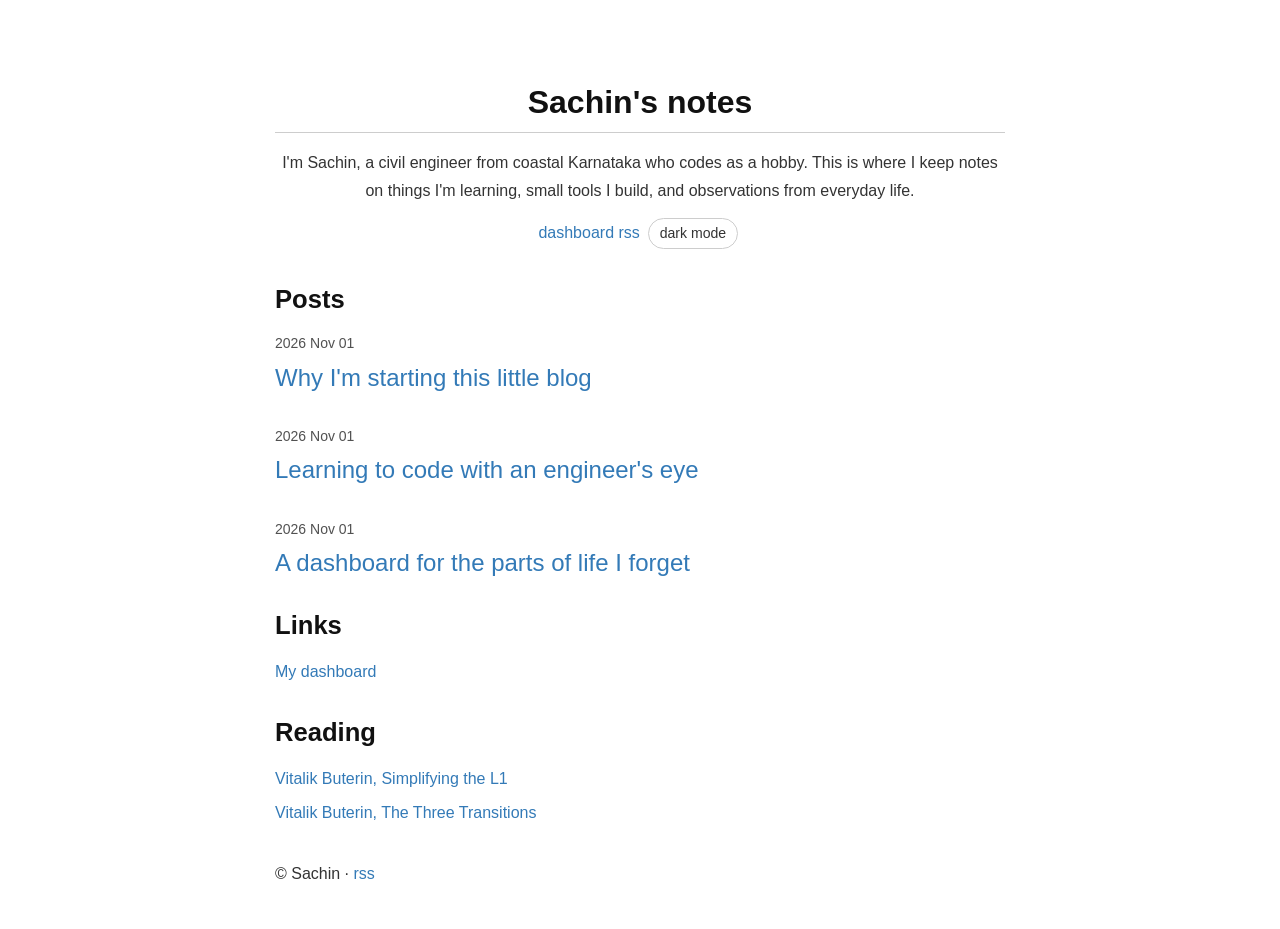
<file: index.html>
<!doctype html>
<html lang="en">
<head>
  <meta charset="utf-8">
  <meta name="viewport" content="width=device-width, initial-scale=1">
  <meta name="description" content="Notes from Sachin, a civil engineer from coastal Karnataka who likes to code.">
  <title>Sachin's notes</title>
  <link rel="alternate" type="application/rss+xml" title="Sachin's notes RSS feed" href="https://0warlord0.github.io/feed.xml">
  <link rel="stylesheet" href="style.css">
</head>
<body>
  <main class="page">
    <header class="site-header">
      <h1><a href="index.html">Sachin's notes</a></h1>
      <p class="about">I'm Sachin, a civil engineer from coastal Karnataka who codes as a hobby. This is where I keep notes on things I'm learning, small tools I build, and observations from everyday life.</p>
      <nav class="site-nav" aria-label="Main navigation"><a href="/dashboard/">dashboard</a> <a href="/feed.xml">rss</a> <button class="theme-toggle" type="button" data-theme-toggle>dark mode</button></nav>
    </header>

    <section aria-labelledby="posts-heading">
      <h2 id="posts-heading">Posts</h2>
      <ul class="post-list">
        <li>
          <time datetime="2026-11-01">2026 Nov 01</time>
          <a href="posts/a-small-introduction.html">Why I'm starting this little blog</a>
        </li>
        <li>
          <time datetime="2026-11-01">2026 Nov 01</time>
          <a href="posts/civil-engineering-and-ai.html">Learning to code with an engineer's eye</a>
        </li>
        <li>
          <time datetime="2026-11-01">2026 Nov 01</time>
          <a href="posts/a-life-dashboard.html">A dashboard for the parts of life I forget</a>
        </li>
      </ul>
    </section>

    <section aria-labelledby="links-heading">
      <h2 id="links-heading">Links</h2>
      <ul class="link-list">
        <li><a href="/dashboard/">My dashboard</a></li>
      </ul>
    </section>

    <section aria-labelledby="reading-heading">
      <h2 id="reading-heading">Reading</h2>
      <ul class="link-list">
        <li><a href="https://vitalik.eth.limo/general/2025/05/03/simplel1.html">Vitalik Buterin, Simplifying the L1</a></li>
        <li><a href="https://vitalik.eth.limo/general/2023/06/09/three_transitions.html">Vitalik Buterin, The Three Transitions</a></li>
      </ul>
    </section>

    <footer><p>© Sachin · <a href="/feed.xml">rss</a></p></footer>
  </main>
  <script src="theme.js"></script>
</body>
</html>
</file>
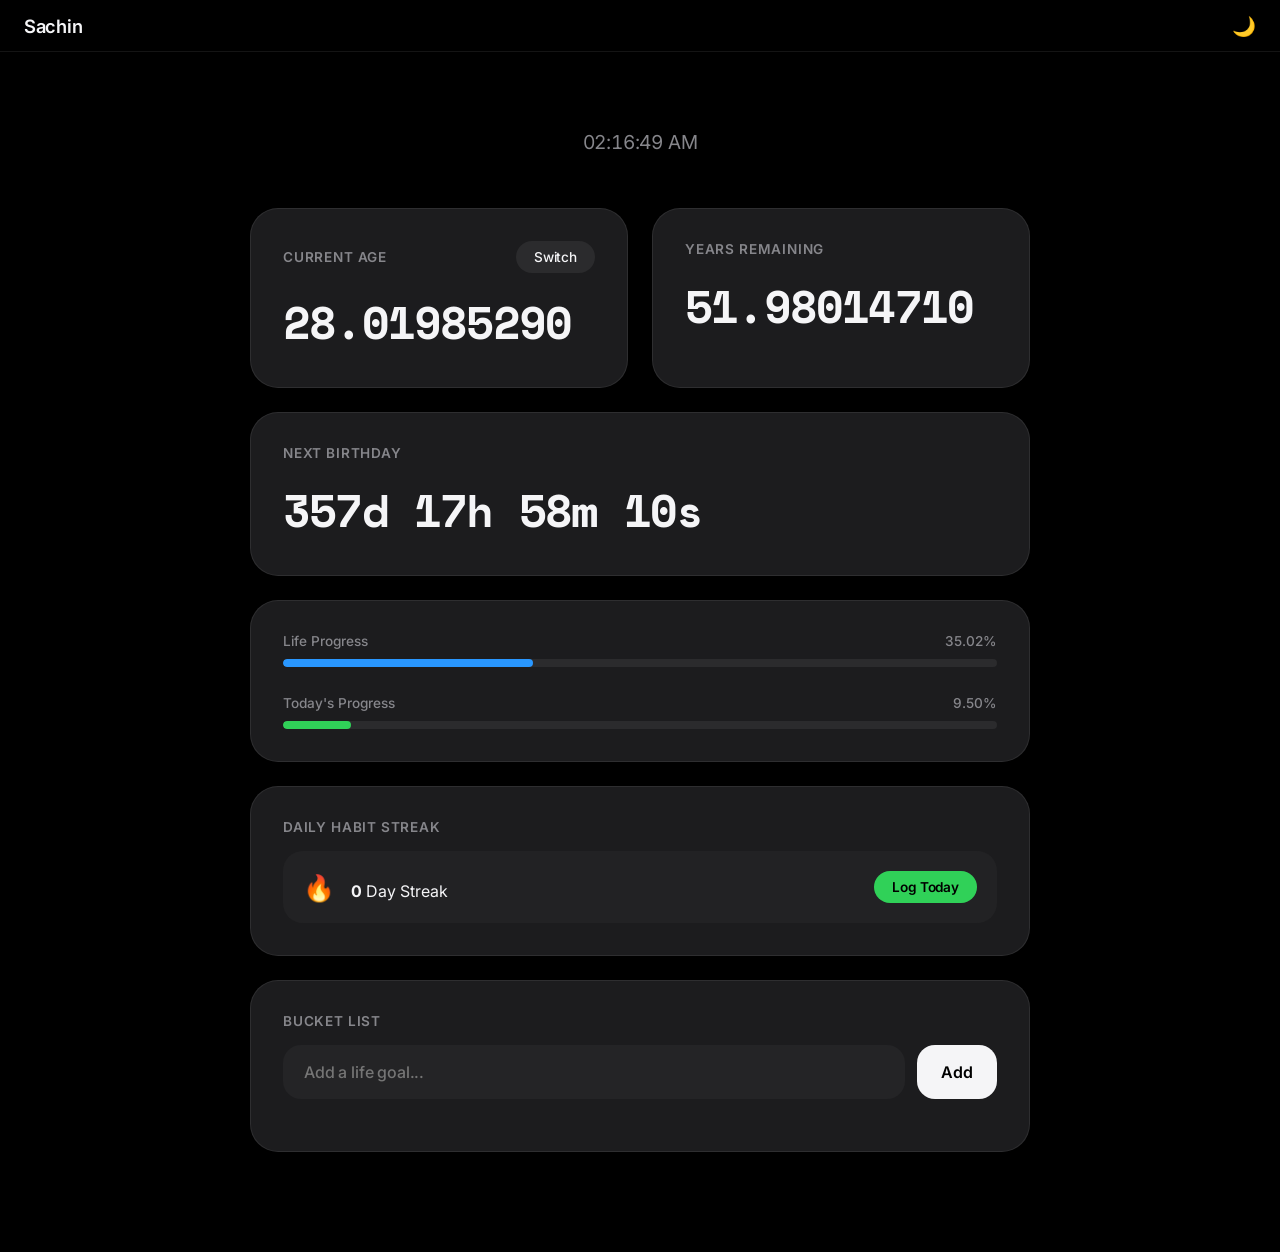
<file: dashboard/index.html>
<!DOCTYPE html>
<html lang="en">
<head>
    <meta charset="UTF-8">
    <meta name="viewport" content="width=device-width, initial-scale=1.0">
    <title>Dashboard</title>
    <style>
        /* Apple uses San Francisco, we use Inter for a nearly identical premium feel */
        @import url('https://fonts.googleapis.com/css2?family=Inter:wght@300;400;500;600;700;800&family=Space+Mono&display=swap');

        * {
            margin: 0;
            padding: 0;
            box-sizing: border-box;
            font-family: 'Inter', -apple-system, BlinkMacSystemFont, sans-serif;
            -webkit-font-smoothing: antialiased;
        }

        :root {
            /* Apple's exact Dark Mode Colors */
            --bg-main: #000000;
            --bg-card: #1c1c1e;
            --bg-card-hover: #2c2c2e;
            --text-main: #f5f5f7;
            --text-muted: #86868b;
            --accent: #2997ff;
            --success: #30d158;
            --danger: #ff453a;
            --border: rgba(255, 255, 255, 0.08);
        }

        body.light-mode {
            --bg-main: #fbfbfd;
            --bg-card: #ffffff;
            --bg-card-hover: #f5f5f7;
            --text-main: #1d1d1f;
            --text-muted: #86868b;
            --accent: #0071e3;
            --border: rgba(0, 0, 0, 0.08);
        }

        body {
            background-color: var(--bg-main);
            color: var(--text-main);
            min-height: 100vh;
            display: flex;
            flex-direction: column;
            align-items: center;
            justify-content: flex-start;
            overflow-x: hidden;
            transition: background-color 0.6s cubic-bezier(0.16, 1, 0.3, 1), color 0.6s cubic-bezier(0.16, 1, 0.3, 1);
        }

        /* Apple Blurred Header */
        .header {
            position: fixed;
            top: 0;
            width: 100%;
            height: 52px;
            display: flex;
            justify-content: space-between;
            align-items: center;
            padding: 0 24px;
            background: rgba(0, 0, 0, 0.72);
            backdrop-filter: saturate(180%) blur(20px);
            -webkit-backdrop-filter: saturate(180%) blur(20px);
            z-index: 100;
            border-bottom: 1px solid var(--border);
            transition: background 0.4s ease;
        }

        body.light-mode .header { background: rgba(251, 251, 253, 0.72); }

        .header-title {
            font-weight: 600;
            font-size: 1.15rem;
            letter-spacing: -0.015em;
        }

        .theme-toggle {
            background: none;
            border: none;
            color: var(--text-main);
            font-size: 1.2rem;
            cursor: pointer;
            transition: transform 0.4s cubic-bezier(0.16, 1, 0.3, 1);
        }

        .theme-toggle:hover { transform: scale(1.1) rotate(15deg); }

        /* Premium Spacing */
        .container {
            width: 100%;
            max-width: 820px;
            padding: 130px 20px 100px 20px;
            display: flex;
            flex-direction: column;
            gap: 24px;
        }

        /* Hero Section with Apple Gradient */
        .hero {
            text-align: center;
            margin-bottom: 30px;
            opacity: 0;
            transform: translateY(20px);
            animation: fadeUp 1s cubic-bezier(0.16, 1, 0.3, 1) forwards;
        }

        @keyframes fadeUp {
            to { opacity: 1; transform: translateY(0); }
        }

        .hero h1 {
            font-size: clamp(2.8rem, 7vw, 4.2rem);
            font-weight: 800;
            letter-spacing: -0.045em;
            line-height: 1.05;
            background: linear-gradient(180deg, var(--text-main) 20%, var(--text-muted) 100%);
            -webkit-background-clip: text;
            -webkit-text-fill-color: transparent;
            margin-bottom: 12px;
        }

        .hero p {
            font-size: 1.2rem;
            font-weight: 400;
            letter-spacing: -0.01em;
            color: var(--text-muted);
            font-variant-numeric: tabular-nums;
        }

        /* Premium Cards (Spring Animations) */
        .card {
            background: var(--bg-card);
            border-radius: 28px;
            padding: 32px;
            border: 1px solid var(--border);
            transition: all 0.5s cubic-bezier(0.16, 1, 0.3, 1);
            /* Instant visibility */
            opacity: 1;
            transform: translateY(0);
            box-shadow: 0 4px 20px rgba(0,0,0,0.02);
        }

        /* Apple Hover Effect (Scales up slightly and deepens shadow) */
        .card:hover {
            background: var(--bg-card-hover);
            transform: scale(1.015) translateY(-4px);
            box-shadow: 0 12px 30px rgba(0,0,0,0.15);
        }

        body.light-mode .card:hover {
            box-shadow: 0 12px 30px rgba(0,0,0,0.06);
        }

        .card-header {
            display: flex;
            justify-content: space-between;
            align-items: center;
            margin-bottom: 16px;
        }

        .card-title {
            font-size: 0.85rem;
            font-weight: 600;
            text-transform: uppercase;
            letter-spacing: 0.06em;
            color: var(--text-muted);
        }

        /* Massive Apple-Style Numbers */
        .mono-value {
            font-family: 'Space Mono', monospace;
            font-size: clamp(1.8rem, 5vw, 2.8rem);
            font-weight: 700;
            letter-spacing: -0.04em;
            color: var(--text-main);
        }

        .grid-2 { display: grid; grid-template-columns: 1fr 1fr; gap: 24px; }
        @media (max-width: 600px) { .grid-2 { grid-template-columns: 1fr; } }

        /* Premium Pill Buttons */
        .btn {
            background: rgba(128, 128, 128, 0.15);
            color: var(--text-main);
            border: none;
            padding: 8px 18px;
            border-radius: 30px;
            font-size: 0.85rem;
            font-weight: 500;
            letter-spacing: -0.01em;
            cursor: pointer;
            transition: all 0.3s cubic-bezier(0.16, 1, 0.3, 1);
        }

        .btn:hover {
            background: rgba(128, 128, 128, 0.25);
            transform: scale(1.05);
        }

        .btn:active {
            transform: scale(0.95); /* Haptic click feel */
        }

        /* Progress Bars */
        .progress-wrapper { margin-top: 15px; }
        .progress-labels {
            display: flex;
            justify-content: space-between;
            font-size: 0.85rem;
            font-weight: 500;
            color: var(--text-muted);
            margin-bottom: 10px;
        }

        .progress-bg {
            width: 100%; height: 8px;
            background: rgba(128, 128, 128, 0.15);
            border-radius: 10px; overflow: hidden;
        }

        .progress-fill {
            height: 100%; width: 0%;
            background: var(--text-main);
            border-radius: 10px;
            transition: width 1.2s cubic-bezier(0.16, 1, 0.3, 1);
        }
        .progress-fill.blue { background: var(--accent); }
        .progress-fill.green { background: var(--success); }

        /* Habit Tracker */
        .habit-box {
            display: flex; justify-content: space-between; align-items: center;
            background: rgba(128, 128, 128, 0.06); padding: 20px; border-radius: 20px; margin-top: 12px;
        }
        .streak-flame { font-size: 1.6rem; margin-right: 12px; }

        /* Input Row */
        .input-row { display: flex; gap: 12px; margin-top: 12px; }
        .input-row input {
            flex: 1; min-width: 0;
            background: rgba(128, 128, 128, 0.08);
            border: 1px solid transparent;
            padding: 16px 20px;
            border-radius: 18px;
            color: var(--text-main);
            font-size: 1rem; font-weight: 500;
            letter-spacing: -0.01em;
            outline: none; transition: all 0.3s cubic-bezier(0.16, 1, 0.3, 1);
        }
        .input-row input:focus {
            border-color: var(--accent);
            background: transparent;
            box-shadow: 0 0 0 4px rgba(41, 151, 255, 0.15); /* Apple Focus Ring */
        }
        .input-row button {
            background: var(--text-main); color: var(--bg-main);
            border: none; padding: 0 24px; border-radius: 18px;
            font-size: 1rem; font-weight: 600; cursor: pointer;
            flex-shrink: 0; transition: all 0.3s cubic-bezier(0.16, 1, 0.3, 1);
        }
        .input-row button:hover { opacity: 0.9; transform: scale(1.02); }
        .input-row button:active { transform: scale(0.98); }

        /* Task List */
        #bucket-list { list-style: none; margin-top: 20px; display: flex; flex-direction: column; gap: 12px; }
        #bucket-list li {
            display: flex; justify-content: space-between; align-items: center;
            padding: 16px 20px; background: rgba(128, 128, 128, 0.04);
            border-radius: 18px; animation: slideUp 0.5s cubic-bezier(0.16, 1, 0.3, 1) forwards;
        }
        @keyframes slideUp { from { opacity: 0; transform: translateY(15px); } to { opacity: 1; transform: translateY(0); } }
        #bucket-list li.completed span { text-decoration: line-through; color: var(--text-muted); }
        .task-actions button {
            background: none; border: none; cursor: pointer; font-size: 1.2rem;
            transition: transform 0.2s cubic-bezier(0.16, 1, 0.3, 1);
        }
        .task-actions button:hover { transform: scale(1.2); }
        .btn-complete { color: var(--success); }
        .btn-delete { color: var(--danger); }

    </style>
</head>
<body>

    <div class="header">
        <div class="header-title">Sachin</div>
        <button class="theme-toggle" id="theme-btn" onclick="toggleTheme()">🌙</button>
    </div>

    <div class="container">
        <div class="hero">
            <p id="live-clock">Loading...</p>
        </div>

        <div class="grid-2">
            <div class="card">
                <div class="card-header">
                    <div class="card-title">Current Age</div>
                    <button class="btn" onclick="toggleAgeFormat()">Switch</button>
                </div>
                <div class="mono-value" id="age-display">0</div>
            </div>
            <div class="card">
                <div class="card-header">
                    <div class="card-title">Years Remaining</div>
                </div>
                <div class="mono-value" id="remaining-display">0</div>
            </div>
        </div>

        <div class="card">
            <div class="card-header">
                <div class="card-title">Next Birthday</div>
            </div>
            <div class="mono-value" id="birthday-countdown">Calculating...</div>
        </div>

        <div class="card">
            <div class="progress-wrapper" style="margin-top: 0;">
                <div class="progress-labels">
                    <span>Life Progress</span>
                    <span id="life-percent">0%</span>
                </div>
                <div class="progress-bg">
                    <div class="progress-fill blue" id="life-progress-fill"></div>
                </div>
            </div>

            <div class="progress-wrapper" style="margin-top: 28px;">
                <div class="progress-labels">
                    <span>Today's Progress</span>
                    <span id="day-percent">0%</span>
                </div>
                <div class="progress-bg">
                    <div class="progress-fill green" id="day-progress-fill"></div>
                </div>
            </div>
        </div>

        <div class="card">
            <div class="card-header">
                <div class="card-title">Daily Habit Streak</div>
            </div>
            <div class="habit-box">
                <div>
                    <span class="streak-flame">🔥</span>
                    <strong id="streak-count">0</strong> Day Streak
                </div>
                <button class="btn" style="background: var(--success); color: #000; font-weight: 600;" onclick="logHabit()">Log Today</button>
            </div>
        </div>

        <div class="card">
            <div class="card-header">
                <div class="card-title">Bucket List</div>
            </div>
            <div class="input-row">
                <input type="text" id="task-input" placeholder="Add a life goal..." maxlength="40">
                <button onclick="addTask()">Add</button>
            </div>
            <ul id="bucket-list"></ul>
        </div>

    </div>

    <script>
        const birthDate = new Date(1998, 10, 27, 20, 15, 0);
        const expectedLifespanYears = 80;
        let showSeconds = false;

        function toggleAgeFormat() {
            showSeconds = !showSeconds;
            updateDashboard();
        }

        function updateDashboard() {
            const now = new Date();

            // CLOCK
            document.getElementById('live-clock').innerText = now.toLocaleTimeString([], { hour: '2-digit', minute: '2-digit', second: '2-digit' });

            // AGE CALCULATIONS
            const msSinceBirth = now - birthDate;
            const yearsSinceBirth = msSinceBirth / (1000 * 60 * 60 * 24 * 365.25);
            const yearsRemaining = expectedLifespanYears - yearsSinceBirth;
            const secondsLived = Math.floor(msSinceBirth / 1000);

            if (showSeconds) {
                document.getElementById('age-display').innerText = secondsLived.toLocaleString();
            } else {
                document.getElementById('age-display').innerText = yearsSinceBirth.toFixed(8);
            }

            document.getElementById('remaining-display').innerText = yearsRemaining.toFixed(8);

            // PROGRESS BARS
            const lifePercent = (yearsSinceBirth / expectedLifespanYears) * 100;
            document.getElementById('life-progress-fill').style.width = lifePercent + "%";
            document.getElementById('life-percent').innerText = lifePercent.toFixed(2) + "%";

            const startOfDay = new Date(now.getFullYear(), now.getMonth(), now.getDate());
            const endOfDay = new Date(startOfDay.getTime() + 24 * 60 * 60 * 1000);
            const dayPercent = ((now - startOfDay) / (endOfDay - startOfDay)) * 100;
            document.getElementById('day-progress-fill').style.width = dayPercent + "%";
            document.getElementById('day-percent').innerText = dayPercent.toFixed(2) + "%";

            // BIRTHDAY
            let nextBirthday = new Date(now.getFullYear(), 10, 27, 20, 15, 0);
            if (now > nextBirthday) nextBirthday.setFullYear(now.getFullYear() + 1);
            const diff = nextBirthday - now;
            const days = Math.floor(diff / (1000 * 60 * 60 * 24));
            const hours = Math.floor((diff / (1000 * 60 * 60)) % 24);
            const mins = Math.floor((diff / (1000 * 60)) % 60);
            const secs = Math.floor((diff / 1000) % 60);
            document.getElementById('birthday-countdown').innerText = `${days}d ${hours}h ${mins}m ${secs}s`;
        }

        // BUCKET LIST LOGIC
        const taskInput = document.getElementById('task-input');
        const bucketList = document.getElementById('bucket-list');
        let tasks = JSON.parse(localStorage.getItem('sachinTasks')) || [];

        function saveTasks() {
            localStorage.setItem('sachinTasks', JSON.stringify(tasks));
            renderTasks();
        }

        function addTask() {
            const text = taskInput.value.trim();
            if (text === '') return;
            tasks.push({ id: Date.now(), text: text, completed: false });
            taskInput.value = '';
            saveTasks();
        }

        function toggleTask(id) {
            tasks = tasks.map(task => task.id === id ? { ...task, completed: !task.completed } : task);
            saveTasks();
        }

        function deleteTask(id) {
            tasks = tasks.filter(task => task.id !== id);
            saveTasks();
        }

        function renderTasks() {
            bucketList.innerHTML = '';
            tasks.forEach(task => {
                const li = document.createElement('li');
                if (task.completed) li.classList.add('completed');
                li.innerHTML = `
                    <span style="font-weight: 500;">${task.text}</span>
                    <div class="task-actions">
                        <button class="btn-complete" onclick="toggleTask(${task.id})">✔</button>
                        <button class="btn-delete" onclick="deleteTask(${task.id})">✖</button>
                    </div>
                `;
                bucketList.appendChild(li);
            });
        }
        taskInput.addEventListener('keypress', e => { if (e.key === 'Enter') addTask(); });

        // HABIT TRACKER
        let streakData = JSON.parse(localStorage.getItem('sachinHabit')) || { streak: 0, lastDate: null };

        function updateStreakUI() {
            document.getElementById('streak-count').innerText = streakData.streak;
        }

        function logHabit() {
            const today = new Date().toDateString();
            if (streakData.lastDate === today) {
                alert("You already logged your habit for today! Come back tomorrow.");
                return;
            }

            const yesterday = new Date();
            yesterday.setDate(yesterday.getDate() - 1);

            if (streakData.lastDate === yesterday.toDateString()) {
                streakData.streak++;
            } else {
                streakData.streak = 1;
            }

            streakData.lastDate = today;
            localStorage.setItem('sachinHabit', JSON.stringify(streakData));
            updateStreakUI();
        }

        function toggleTheme() {
            document.body.classList.toggle('light-mode');
            document.getElementById('theme-btn').innerText = document.body.classList.contains('light-mode') ? '☀️' : '🌙';
        }

        renderTasks();
        updateStreakUI();
        updateDashboard();
        setInterval(updateDashboard, 1000);
    </script>
</body>
</html>
</file>
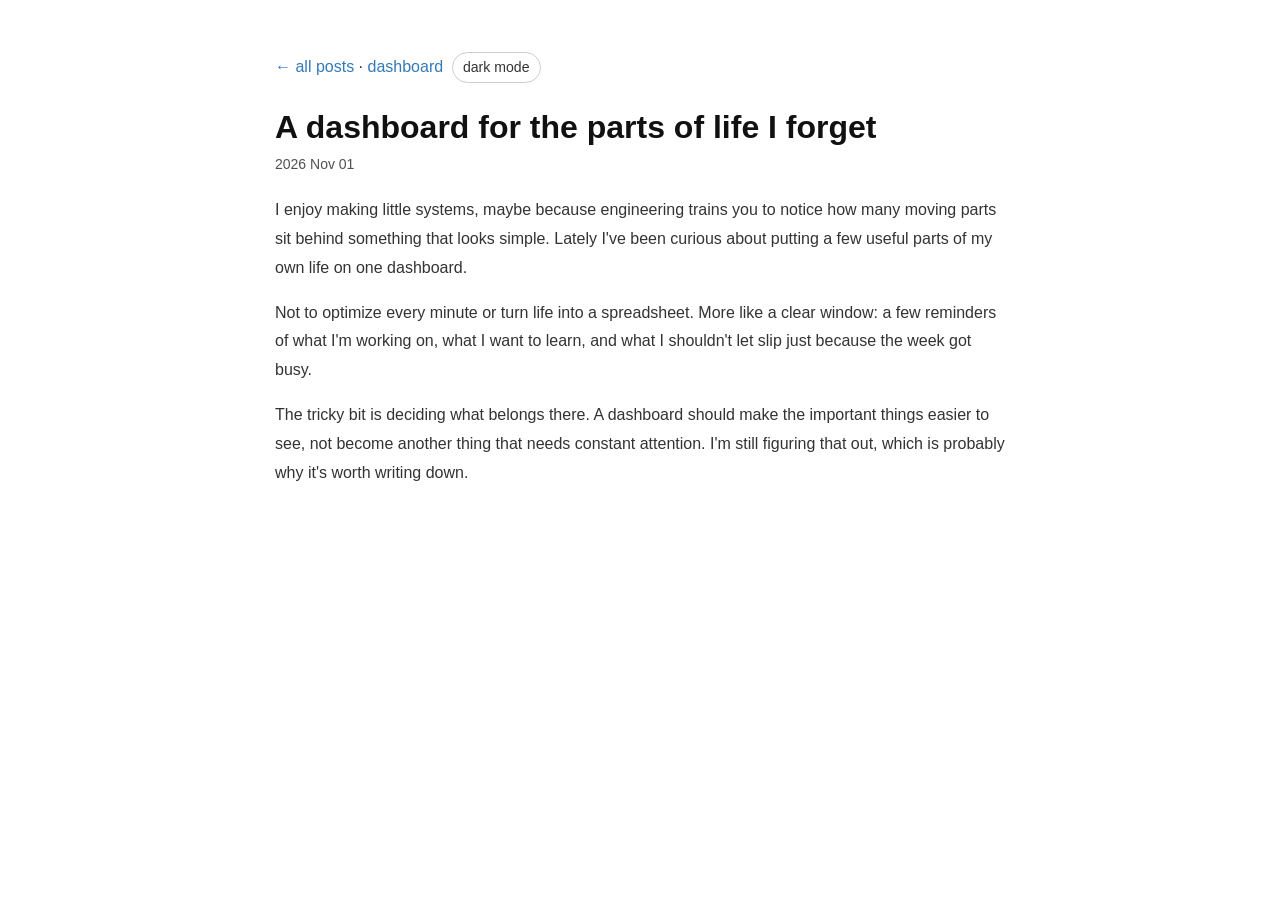
<file: posts/a-life-dashboard.html>
<!doctype html>
<html lang="en">
<head>
  <meta charset="utf-8">
  <meta name="viewport" content="width=device-width, initial-scale=1">
  <title>A dashboard for the parts of life I forget | Sachin's notes</title>
  <link rel="alternate" type="application/rss+xml" title="Sachin's notes RSS feed" href="https://0warlord0.github.io/feed.xml">
  <link rel="stylesheet" href="../style.css">
</head>
<body>
  <main class="page">
    <nav class="article-nav"><a href="../index.html">← all posts</a> · <a href="/dashboard/">dashboard</a> <button class="theme-toggle" type="button" data-theme-toggle>dark mode</button></nav>
    <article class="article">
      <h1>A dashboard for the parts of life I forget</h1>
      <time datetime="2026-11-01">2026 Nov 01</time>
      <p>I enjoy making little systems, maybe because engineering trains you to notice how many moving parts sit behind something that looks simple. Lately I've been curious about putting a few useful parts of my own life on one dashboard.</p>
      <p>Not to optimize every minute or turn life into a spreadsheet. More like a clear window: a few reminders of what I'm working on, what I want to learn, and what I shouldn't let slip just because the week got busy.</p>
      <p>The tricky bit is deciding what belongs there. A dashboard should make the important things easier to see, not become another thing that needs constant attention. I'm still figuring that out, which is probably why it's worth writing down.</p>
    </article>
  </main>
  <script src="../theme.js"></script>
</body>
</html>
</file>
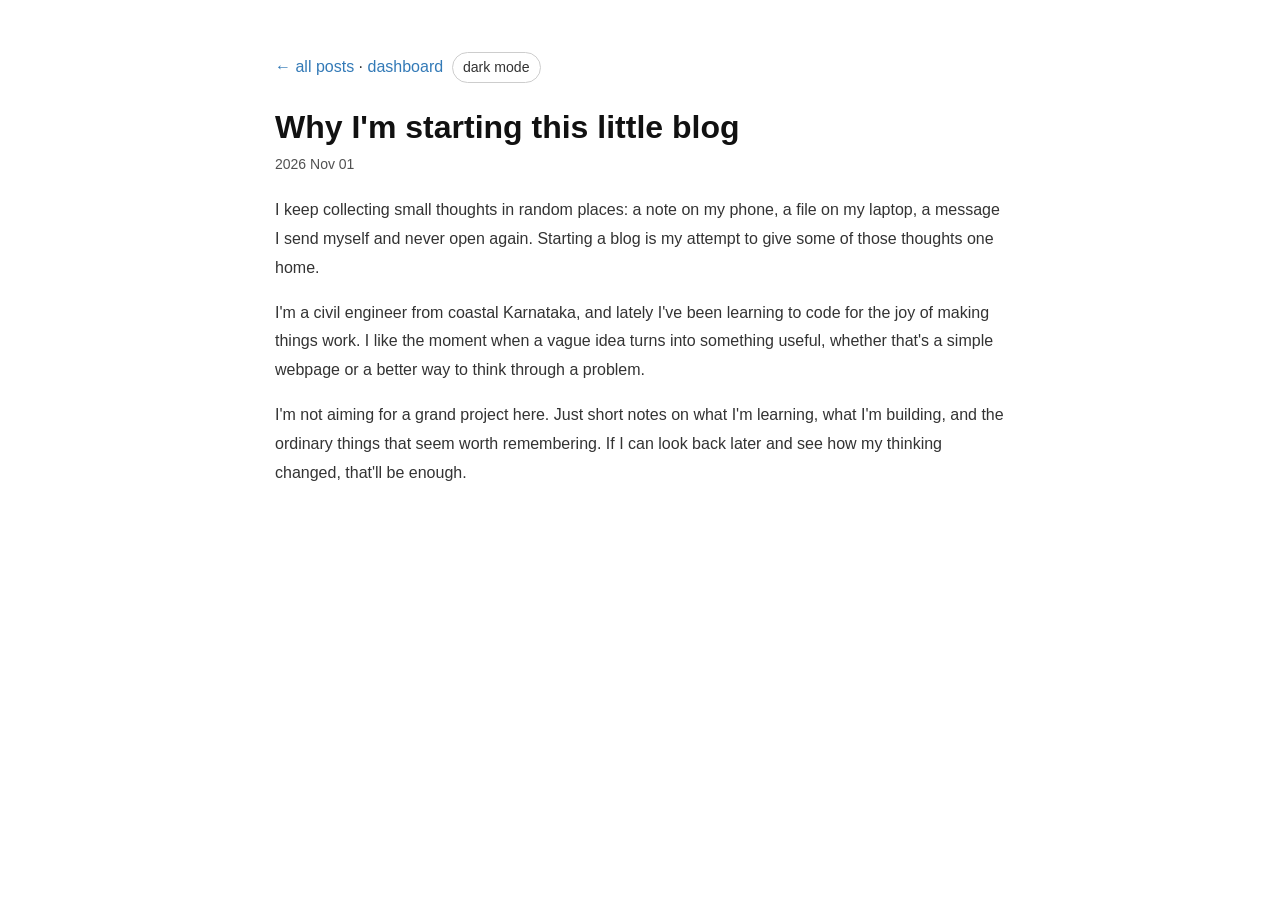
<file: posts/a-small-introduction.html>
<!doctype html>
<html lang="en">
<head>
  <meta charset="utf-8">
  <meta name="viewport" content="width=device-width, initial-scale=1">
  <title>Why I'm starting this little blog | Sachin's notes</title>
  <link rel="alternate" type="application/rss+xml" title="Sachin's notes RSS feed" href="https://0warlord0.github.io/feed.xml">
  <link rel="stylesheet" href="../style.css">
</head>
<body>
  <main class="page">
    <nav class="article-nav"><a href="../index.html">← all posts</a> · <a href="/dashboard/">dashboard</a> <button class="theme-toggle" type="button" data-theme-toggle>dark mode</button></nav>
    <article class="article">
      <h1>Why I'm starting this little blog</h1>
      <time datetime="2026-11-01">2026 Nov 01</time>
      <p>I keep collecting small thoughts in random places: a note on my phone, a file on my laptop, a message I send myself and never open again. Starting a blog is my attempt to give some of those thoughts one home.</p>
      <p>I'm a civil engineer from coastal Karnataka, and lately I've been learning to code for the joy of making things work. I like the moment when a vague idea turns into something useful, whether that's a simple webpage or a better way to think through a problem.</p>
      <p>I'm not aiming for a grand project here. Just short notes on what I'm learning, what I'm building, and the ordinary things that seem worth remembering. If I can look back later and see how my thinking changed, that'll be enough.</p>
    </article>
  </main>
  <script src="../theme.js"></script>
</body>
</html>
</file>
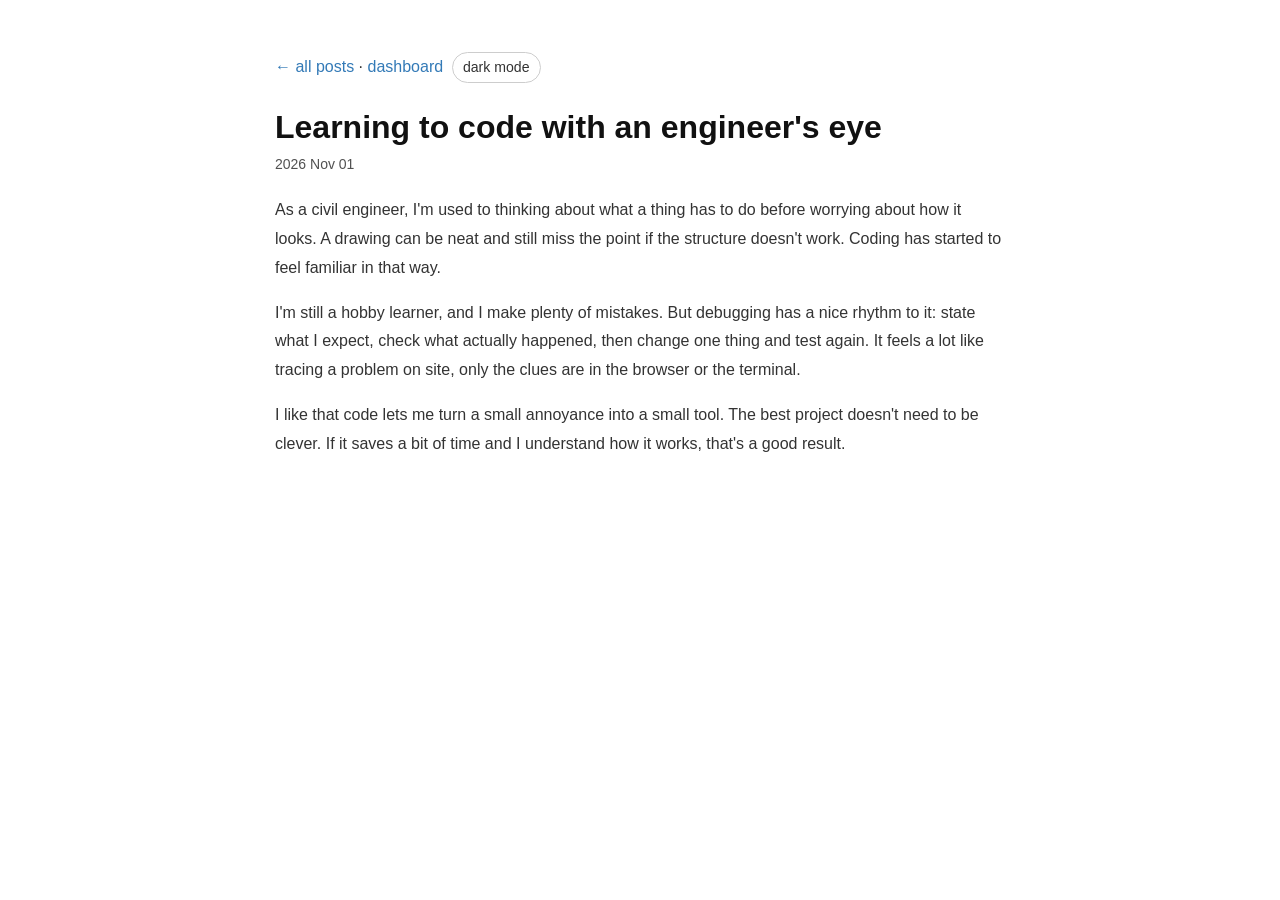
<file: posts/civil-engineering-and-ai.html>
<!doctype html>
<html lang="en">
<head>
  <meta charset="utf-8">
  <meta name="viewport" content="width=device-width, initial-scale=1">
  <title>Learning to code with an engineer's eye | Sachin's notes</title>
  <link rel="alternate" type="application/rss+xml" title="Sachin's notes RSS feed" href="https://0warlord0.github.io/feed.xml">
  <link rel="stylesheet" href="../style.css">
</head>
<body>
  <main class="page">
    <nav class="article-nav"><a href="../index.html">← all posts</a> · <a href="/dashboard/">dashboard</a> <button class="theme-toggle" type="button" data-theme-toggle>dark mode</button></nav>
    <article class="article">
      <h1>Learning to code with an engineer's eye</h1>
      <time datetime="2026-11-01">2026 Nov 01</time>
      <p>As a civil engineer, I'm used to thinking about what a thing has to do before worrying about how it looks. A drawing can be neat and still miss the point if the structure doesn't work. Coding has started to feel familiar in that way.</p>
      <p>I'm still a hobby learner, and I make plenty of mistakes. But debugging has a nice rhythm to it: state what I expect, check what actually happened, then change one thing and test again. It feels a lot like tracing a problem on site, only the clues are in the browser or the terminal.</p>
      <p>I like that code lets me turn a small annoyance into a small tool. The best project doesn't need to be clever. If it saves a bit of time and I understand how it works, that's a good result.</p>
    </article>
  </main>
  <script src="../theme.js"></script>
</body>
</html>
</file>
<file: style.css>
* {
  box-sizing: border-box;
}

html {
  background: #fff;
  color: #333;
  -webkit-text-size-adjust: 100%;
}

body {
  margin: 0;
  font-family: Arial, Helvetica, sans-serif;
  font-size: 16px;
  line-height: 1.8;
  background: #fff;
  color: #333;
}

a {
  color: #337ab7;
  text-decoration: none;
}

a:hover,
a:focus {
  text-decoration: underline;
}

.page {
  width: min(100% - 30px, 760px);
  margin: 0 auto;
  padding: 40px 15px;
}

.site-header {
  text-align: center;
}

.site-header h1 {
  margin: 42px 0 0.5rem;
  padding-bottom: 0.3em;
  border-bottom: 1px solid #cdcdcd;
  color: #111;
  font-size: 2rem;
  font-weight: 600;
  line-height: 1.25;
}

.site-header h1 a {
  color: inherit;
}

.site-nav {
  margin: 0.5rem 0 1.25rem;
}

.about {
  margin: 1rem 0 0.5rem;
}

h2 {
  margin: 1.2em 0 0.6em;
  color: #111;
  font-size: 1.6rem;
  line-height: 1.25;
}

.post-list,
.link-list {
  margin: 0;
  padding: 0;
  list-style: none;
}

.post-list li {
  margin-bottom: 30px;
}

.post-list time {
  display: block;
  color: #515151;
  font-size: 14px;
}

.post-list li > a {
  display: block;
  margin-top: 4px;
  color: #337ab7;
  font-size: 24px;
  font-weight: 400;
  line-height: 1.4;
}

.link-list li {
  margin-bottom: 0.35rem;
}

footer {
  margin-top: 2rem;
}

footer p {
  margin: 0;
}

.article-nav {
  margin: 0.5rem 0 1.25rem;
}

.article h1 {
  margin: 1rem 0 0.3rem;
  color: #111;
  font-size: 2rem;
  font-weight: 600;
  line-height: 1.25;
}

.article time {
  display: block;
  margin-bottom: 1.2rem;
  color: #515151;
  font-size: 14px;
}

.article p {
  margin: 0 0 1rem;
}

@media (max-width: 520px) {
  .page {
    width: 100%;
    padding: 24px 20px 40px;
  }

  .post-list li > a {
    font-size: 21px;
  }
}

:root {
  color-scheme: light;
  --theme-page: #fff;
  --theme-text: #333;
  --theme-heading: #111;
  --theme-muted: #515151;
  --theme-link: #337ab7;
  --theme-border: #cdcdcd;
}
@media (prefers-color-scheme: dark) {
  :root:not([data-theme="light"]) {
    color-scheme: dark;
    --theme-page: #111;
    --theme-text: #eee;
    --theme-heading: #f5f5f5;
    --theme-muted: #aaa;
    --theme-link: #8ab4f8;
    --theme-border: #444;
  }
}
:root[data-theme="dark"] {
  color-scheme: dark;
  --theme-page: #111;
  --theme-text: #eee;
  --theme-heading: #f5f5f5;
  --theme-muted: #aaa;
  --theme-link: #8ab4f8;
  --theme-border: #444;
}
html, body { background: var(--theme-page); color: var(--theme-text); }
a { color: var(--theme-link); }
.site-header h1, h2, .article h1 { color: var(--theme-heading); }
.site-header h1 { border-bottom-color: var(--theme-border); }
.post-list time, .article time, .sample-label { color: var(--theme-muted); }
.theme-toggle {
  display: inline-block;
  margin: 0.25rem;
  padding: 0.25rem 0.65rem;
  border: 1px solid var(--theme-border);
  border-radius: 999px;
  background: transparent;
  color: var(--theme-text);
  font: inherit;
  font-size: 0.88rem;
  line-height: 1.5;
  cursor: pointer;
}
.theme-toggle:hover { background: color-mix(in srgb, var(--theme-text) 8%, var(--theme-page)); }
.theme-toggle:focus-visible { outline: 2px solid var(--theme-link); outline-offset: 3px; }
</file>
